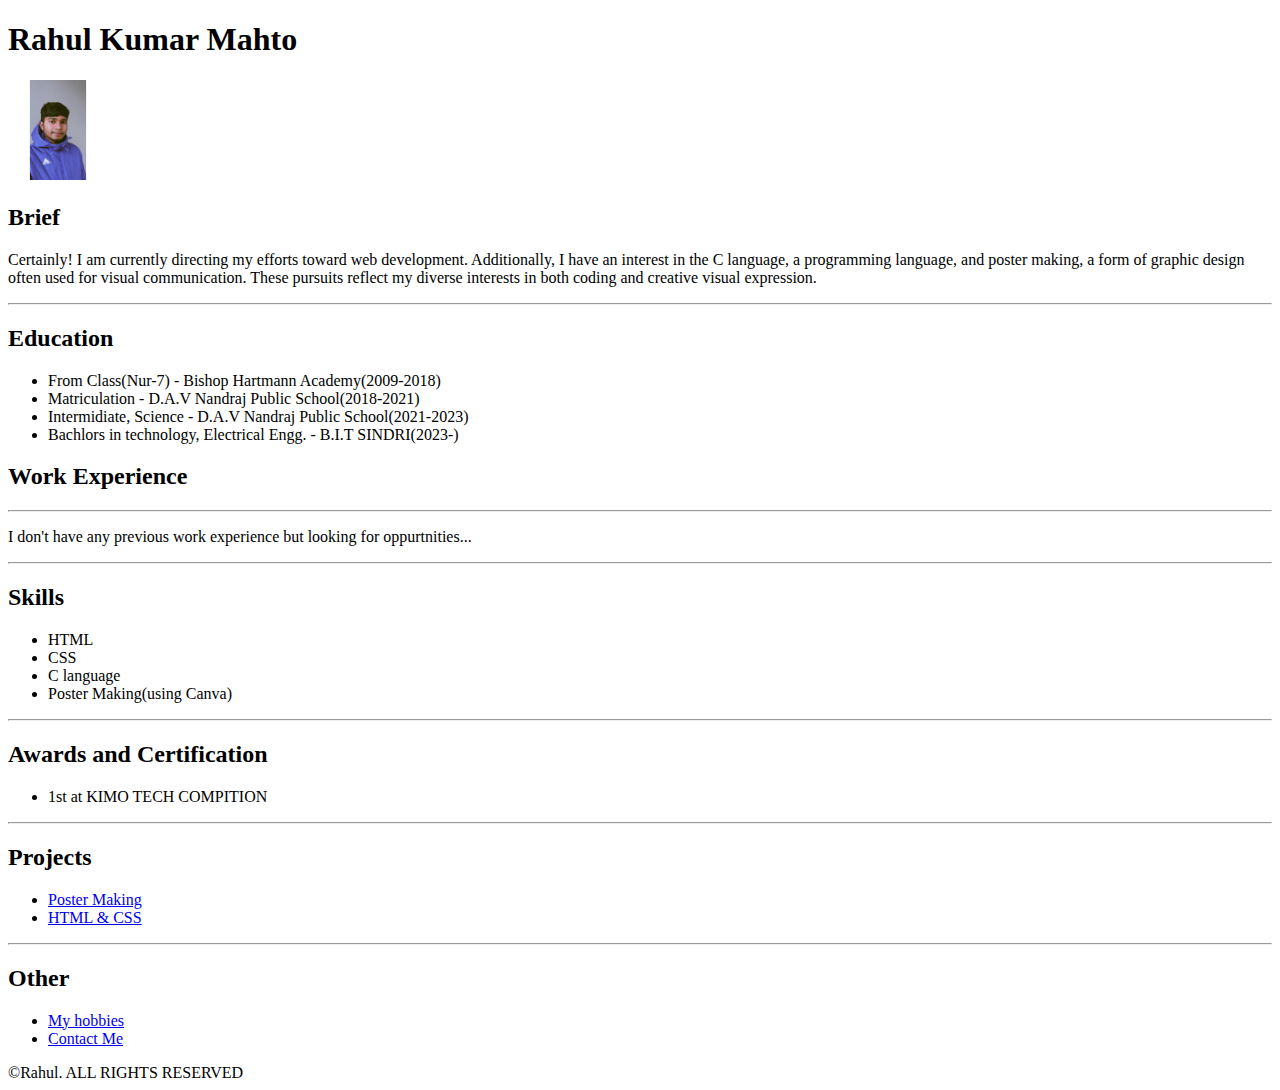
<file: index.html>
<!DOCTYPE html>
<html lang="en">
<head>
    <meta charset="UTF-8">
    <meta name="viewport" content="width=device-width, initial-scale=1.0">
    <title>Document</title>
</head>
<body>
    <h1>Rahul Kumar Mahto</h1>
    <img src="./assets/PicsArt_01-13-06.49.50.jpg" alt="" height="100px" >
    <h2>Brief</h2>
    <p>Certainly! I am currently directing my efforts toward web development. Additionally, I have an interest in the C language, a programming language, and poster making, a form of graphic design often used for visual communication. These pursuits reflect my diverse interests in both coding and creative visual expression.</p>
    <hr>
    <h2>Education</h2>
    <ul>
        <li>From Class(Nur-7) - Bishop Hartmann Academy(2009-2018)</li>
        <li>Matriculation - D.A.V Nandraj Public School(2018-2021)</li>
        <li>Intermidiate, Science - D.A.V Nandraj Public School(2021-2023)</li>
        <li>Bachlors in technology, Electrical Engg. - B.I.T SINDRI(2023-)</li>
    </ul>
    <h2>Work Experience</h2>
    <hr>
    <p>I don't have any previous work experience but looking for oppurtnities...</p>
    <hr>
    <h2>Skills</h2>
    <ul>
        <li>HTML</li>
        <li>CSS</li>
        <li>C language</li>
        <li>Poster Making(using Canva)</li>    
    </ul>
    <hr>
    <h2>Awards and Certification</h2>
    <ul>
        <li>1st at KIMO TECH COMPITION</li>
    </ul>
    <hr>
    <h2>Projects</h2>
    <ul>
        <li><a href="./codes/posters.html">Poster Making</a></li>
        <li><a href="./codes/html&css.html">HTML & CSS</a></li>
    </ul>
    <hr>
    <h2>Other</h2>
    <ul>
        <li><a href="./codes/myhobbies.html">My hobbies</a></li>
        <li><a href="./codes/contactme.html">Contact Me</a></li>
    </ul>
    <footer>©Rahul. ALL RIGHTS RESERVED</footer>

</body>
</html>
</file>
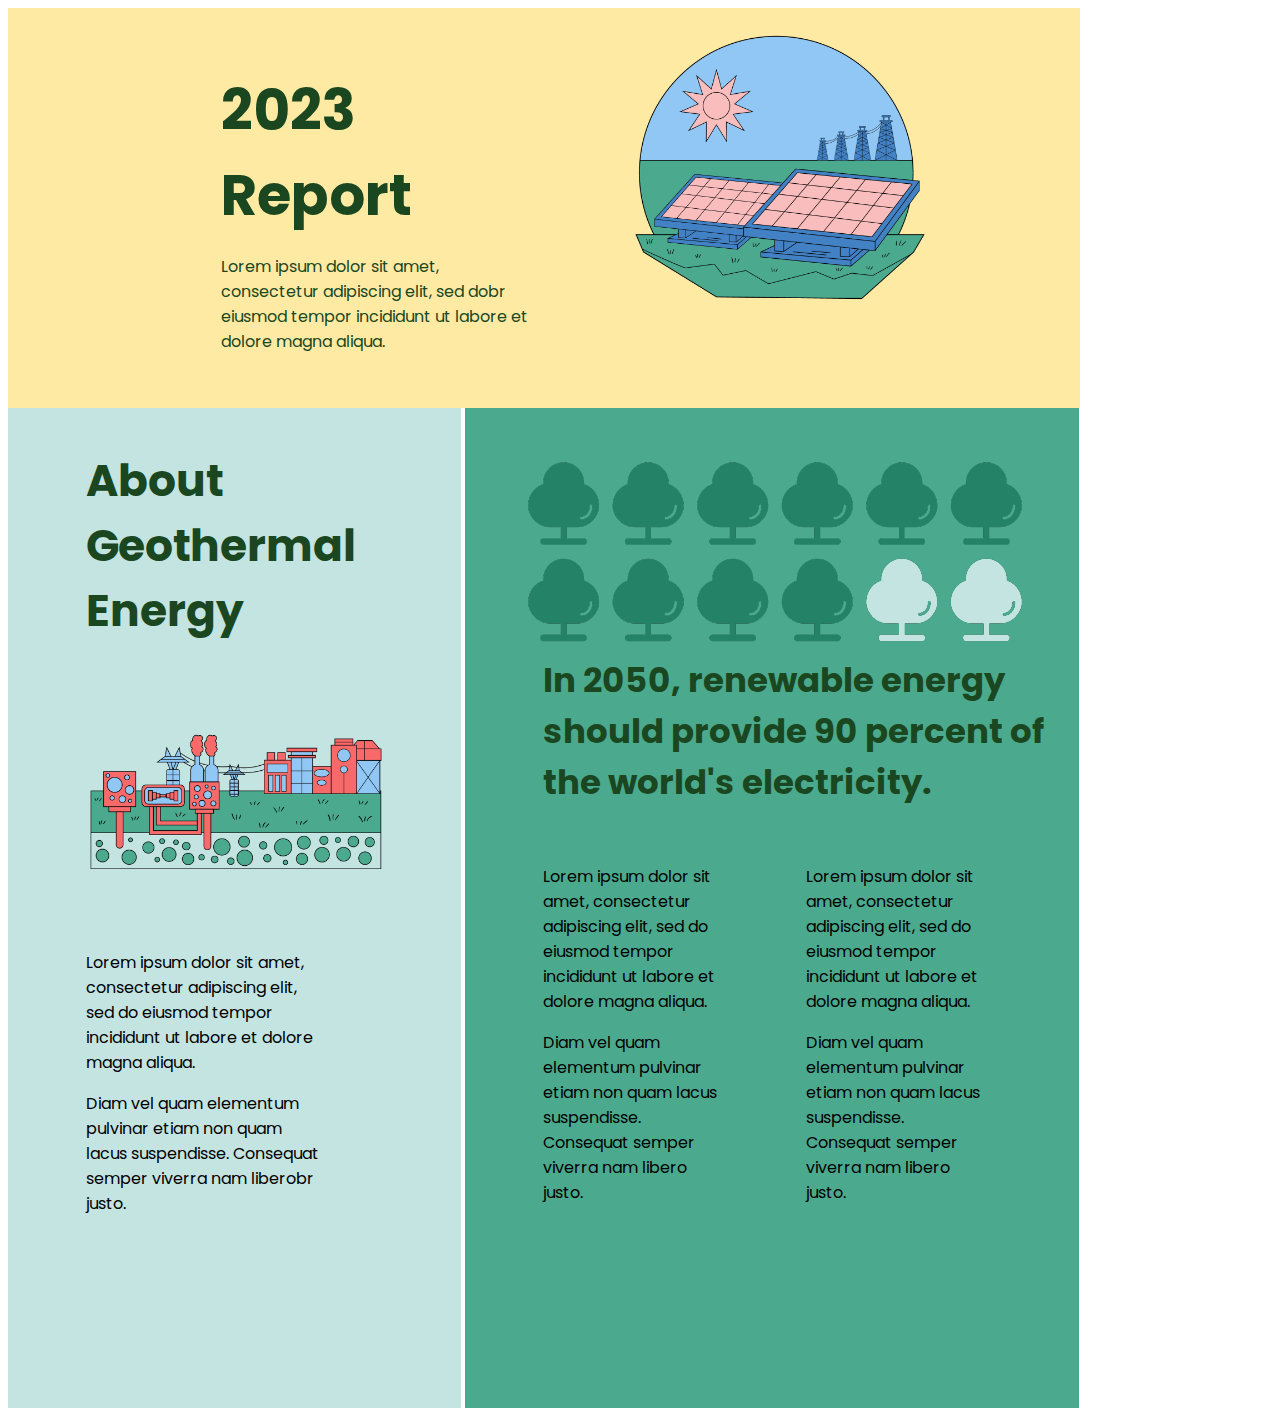
<file: assets/project.html>
<!DOCTYPE html>
<html lang="en">
<head>
    <meta charset="UTF-8">
    <meta name="viewport" content="width=device-width, initial-scale=1.0">
    <title>Document</title>
    <link rel="stylesheet" href="style.css">
    <link rel="preconnect" href="https://fonts.googleapis.com">
<link rel="preconnect" href="https://fonts.gstatic.com" crossorigin>
<link href="https://fonts.googleapis.com/css2?family=Poppins:wght@700&display=swap" rel="stylesheet">
<link rel="preconnect" href="https://fonts.googleapis.com">
<link rel="preconnect" href="https://fonts.gstatic.com" crossorigin>
<link href="https://fonts.googleapis.com/css2?family=Poppins:wght@300;700&display=swap" rel="stylesheet">
</head>
<body>
    
    <div id="ho">
        <img class="vp" src="solar2.png" alt="">
        <div class="ph">
        <h1>2023 <br>Report</h1>
        <p class="goo">Lorem ipsum dolor sit amet,<br> consectetur adipiscing elit, sed dobr <br> eiusmod tempor incididunt ut labore et <br> dolore magna aliqua.</p>   
        </div>   
    </div>
    <div  class="container">

    <div id="bo">
        <h2>About <br>Geothermal <br>Energy</h2>
        <img class="fn" src="power.png" alt="">
        <p class="cu">
            Lorem ipsum dolor sit amet,<br> consectetur adipiscing elit,<br> sed do eiusmod tempor <br> incididunt ut labore et dolore <br> magna aliqua.
        </p>
        <p class="du">
            Diam vel quam elementum <br> pulvinar etiam non quam <br>lacus suspendisse. Consequat <br> semper viverra nam liberobr <br> justo.
        </p>
    </div>
    <div id="hg">
        <img class="vcn" src="tree.png" alt="">
        <h2 class="ene">In 2050, renewable energy should provide 90 percent of the world's electricity.</h2>
        <div class="bong">
            <p>
                Lorem ipsum dolor sit <br> amet, consectetur <br> adipiscing elit, sed do <br> eiusmod tempor <br> incididunt ut labore et <br>dolore magna aliqua.
            </p>
            <p>
                Diam vel quam <br>elementum pulvinar <br>etiam non quam lacus <br>suspendisse. <br>Consequat semper <br>viverra nam libero <br>justo.
            </p>
        </div>
        <div class="tong">
            <p>
                Lorem ipsum dolor sit <br> amet, consectetur <br> adipiscing elit, sed do <br> eiusmod tempor <br> incididunt ut labore et <br>dolore magna aliqua.
            </p>
            <p>
                Diam vel quam <br>elementum pulvinar <br>etiam non quam lacus <br>suspendisse. <br>Consequat semper <br>viverra nam libero <br>justo.
            </p>
        </div>
        
    </div>
    </div>
</body>
</html>
</file>
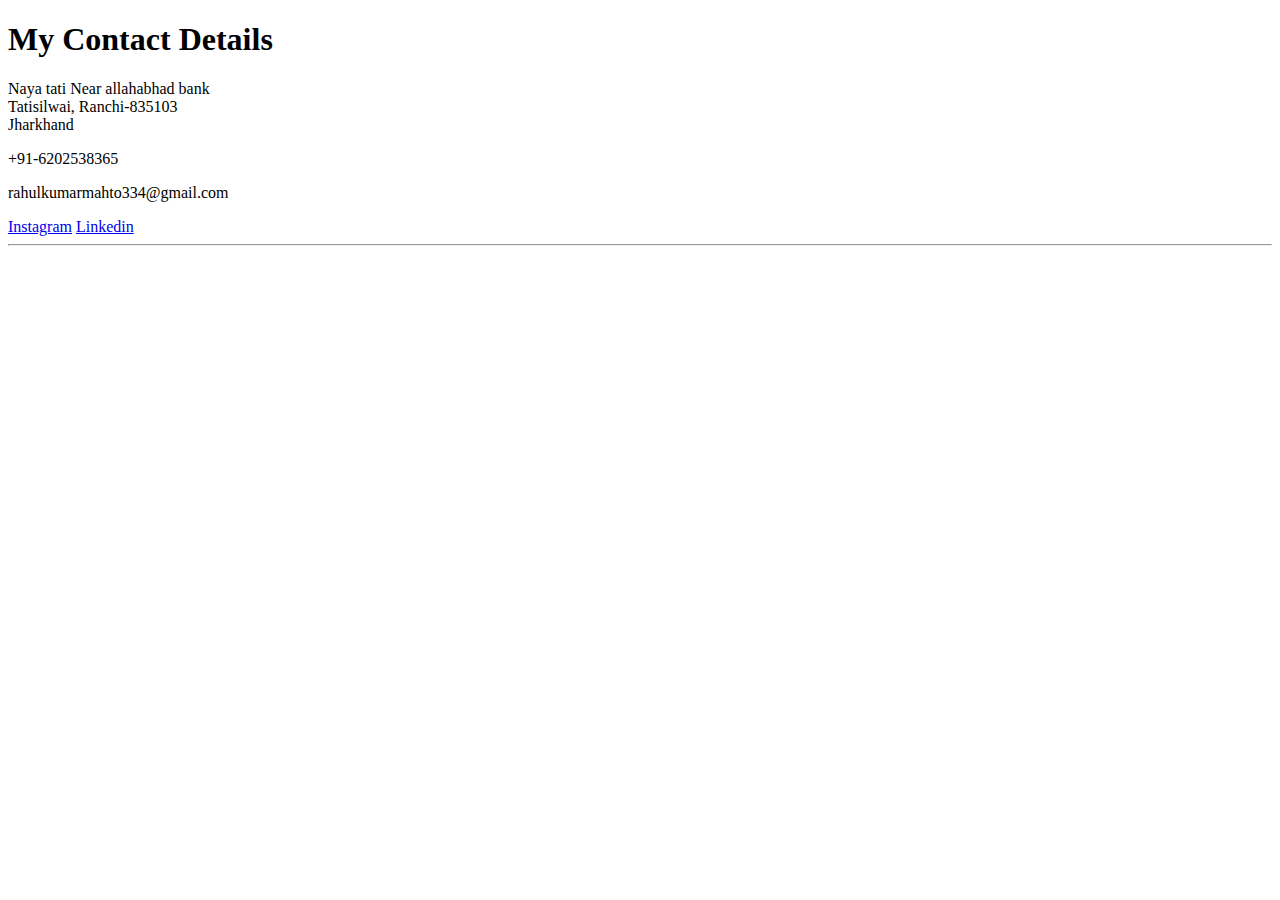
<file: codes/contactme.html>
<!DOCTYPE html>
<html lang="en">
<head>
    <meta charset="UTF-8">
    <meta name="viewport" content="width=device-width, initial-scale=1.0">
    <title>contact me</title>
</head>
<body>
    <h1>My Contact Details</h1>
    <p>Naya tati Near allahabhad bank <br>Tatisilwai, Ranchi-835103 <br> Jharkhand </p>
    <p>+91-6202538365</p>
    <p>rahulkumarmahto334@gmail.com</p>
    <a href="https://www.instagram.com/rizzzhul/">Instagram</a>
    <a href="https://www.linkedin.com/in/rahul-kumar-mahto-4a7650271/">Linkedin</a>

    <hr>
</body>
</html>
</file>
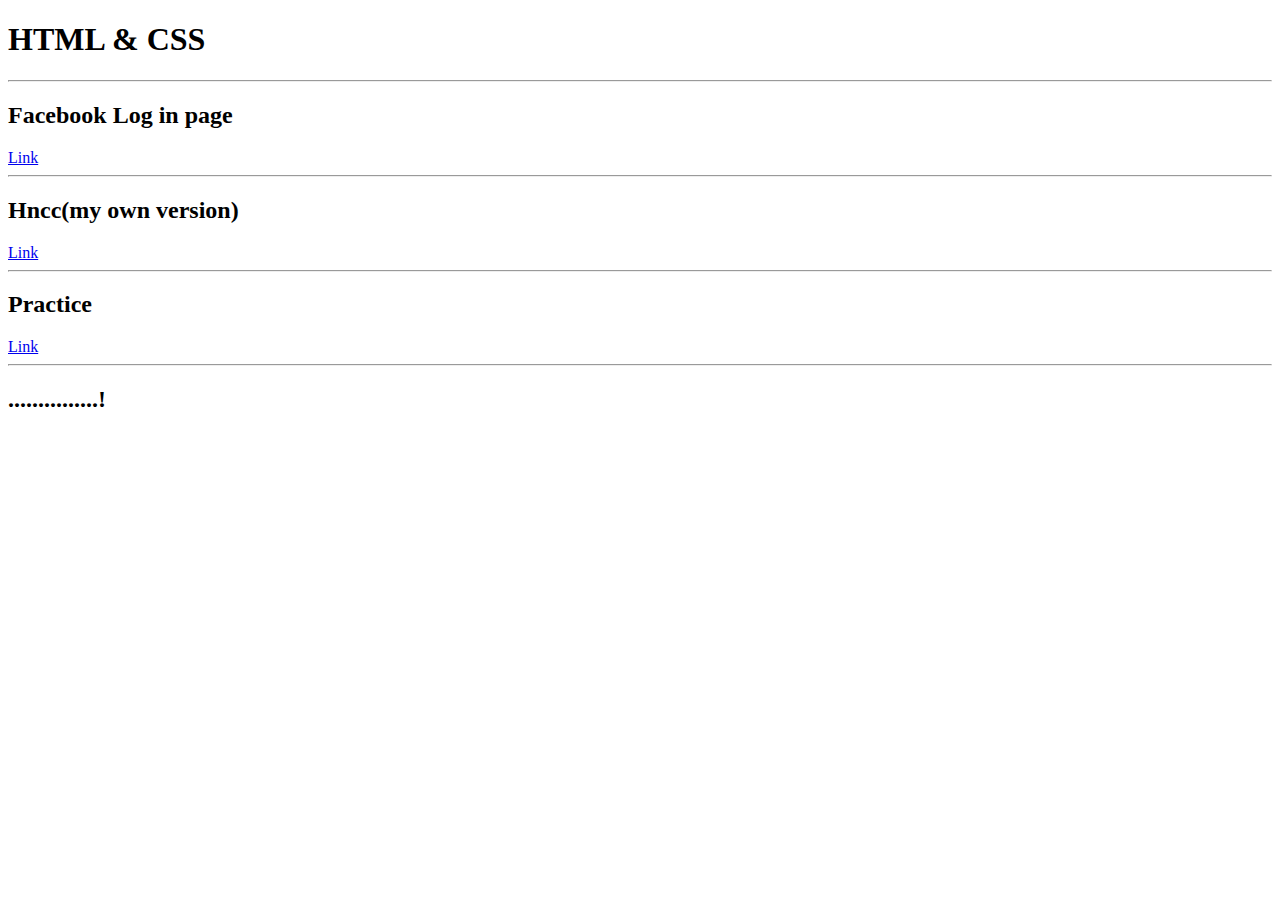
<file: codes/html&css.html>
<!DOCTYPE html>
<html lang="en">
<head>
    <meta charset="UTF-8">
    <meta name="viewport" content="width=device-width, initial-scale=1.0">
    <title>html&css</title>
</head>
<body>
    <h1>HTML & CSS</h1>
    <hr>
    <h2>Facebook Log in page</h2>
    <a href="../assets/facebooklogin.html">Link</a>
    <hr>
    <h2>Hncc(my own version)</h2>
    <a href="../assets/4.html">Link</a>
    <hr>
    <h2>Practice</h2>
    <a href="../assets/project.html">Link</a>
    <hr>
    <h2>...............!</h2>
    
</body>
</html>
</file>
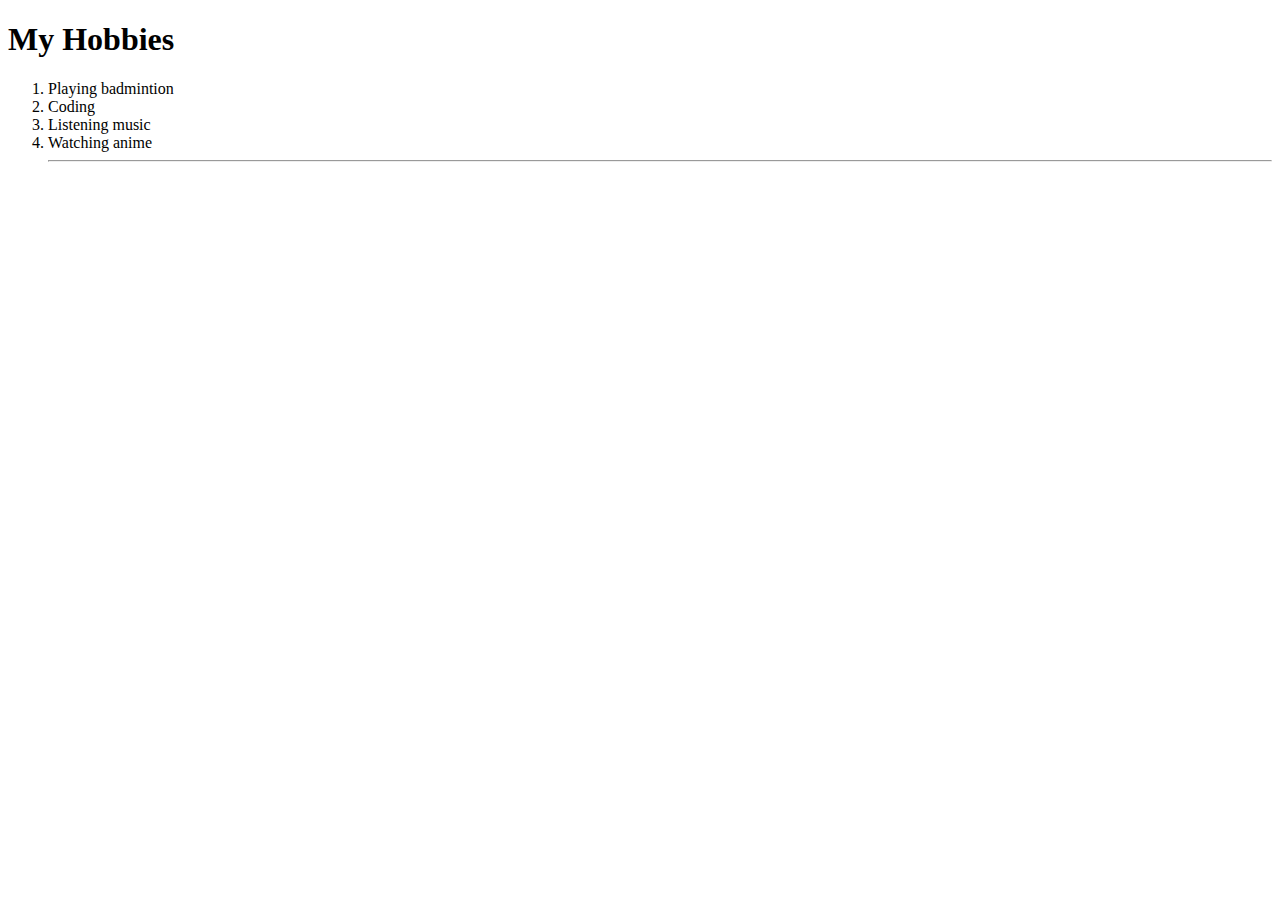
<file: codes/myhobbies.html>
<!DOCTYPE html>
<html lang="en">
<head>
    <meta charset="UTF-8">
    <meta name="viewport" content="width=device-width, initial-scale=1.0">
    <title>My hobbies</title>
</head>
<body>
    <h1>My Hobbies</h1>
    <ol>
        <li>Playing badmintion</li>
        <li>Coding</li>
        <li>Listening music</li>
        <li>Watching anime</li>
        <hr>
    </ol>
</body>
</html>
</file>
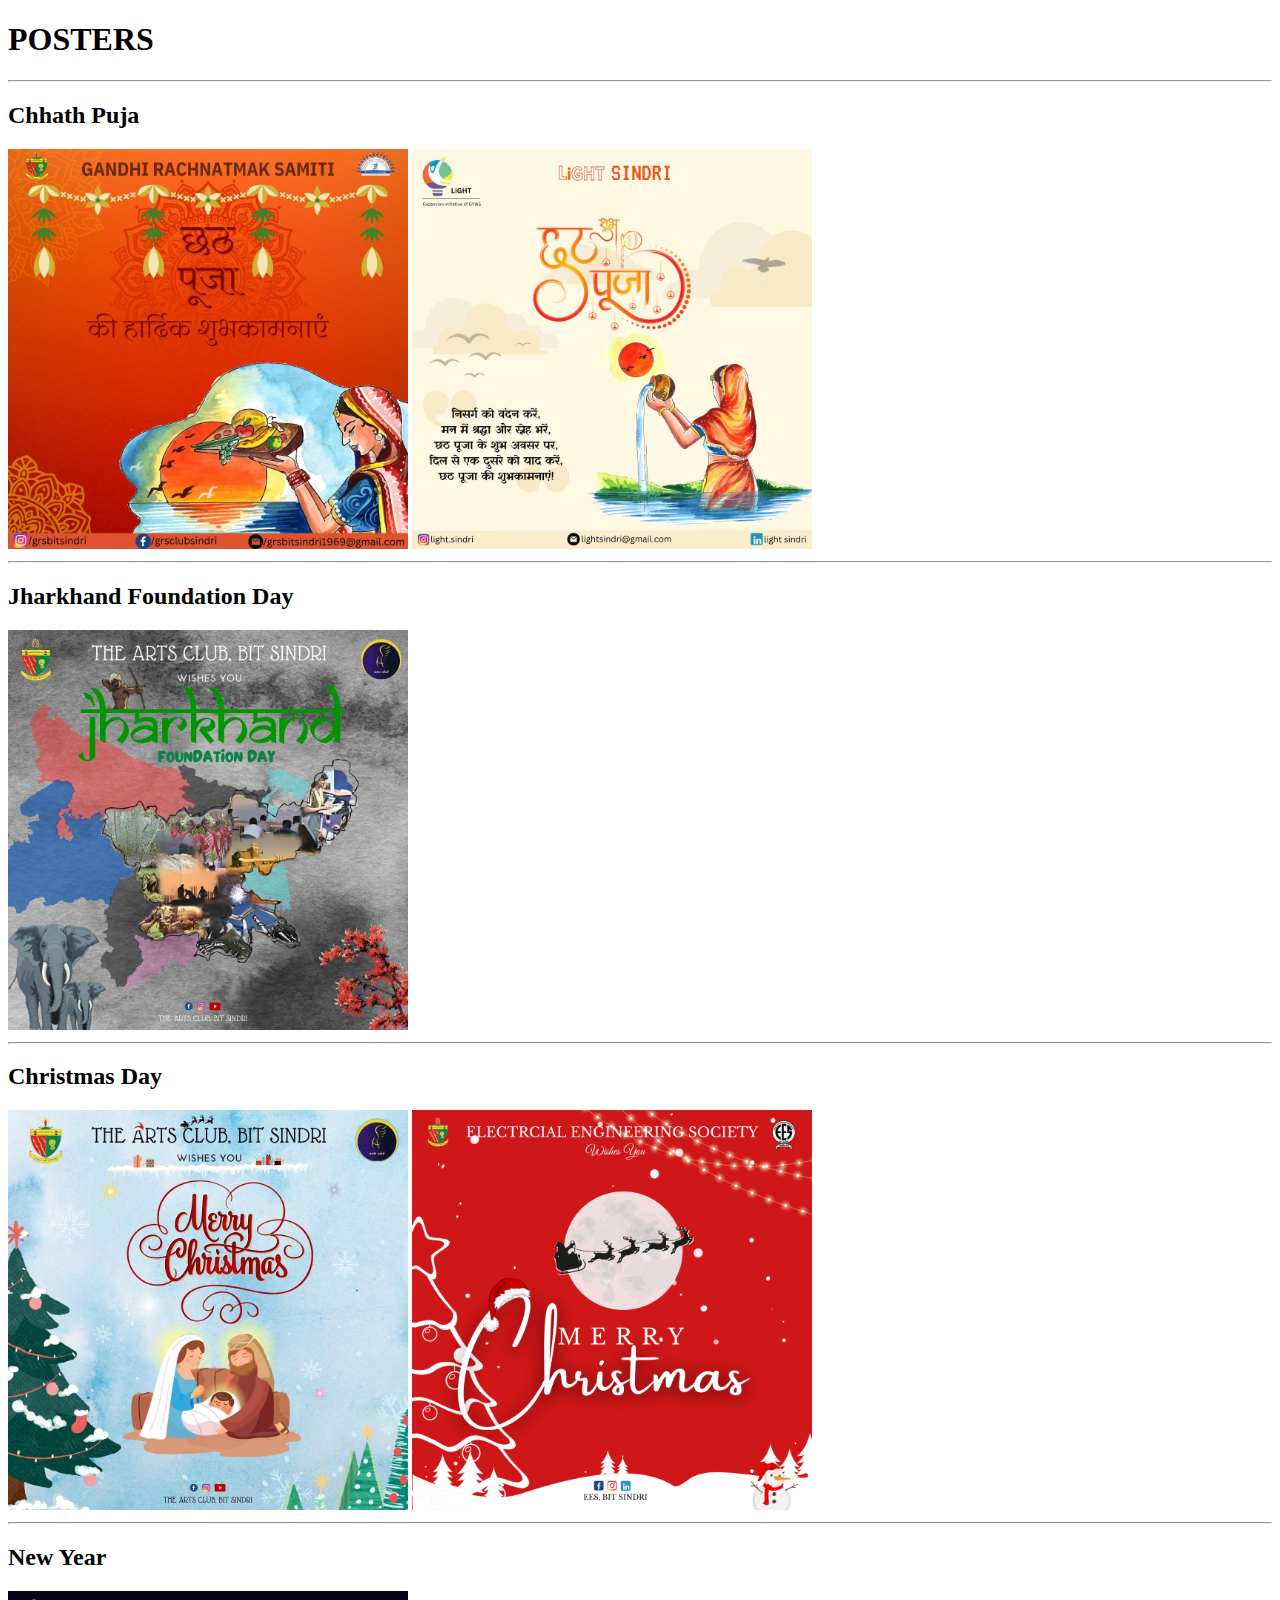
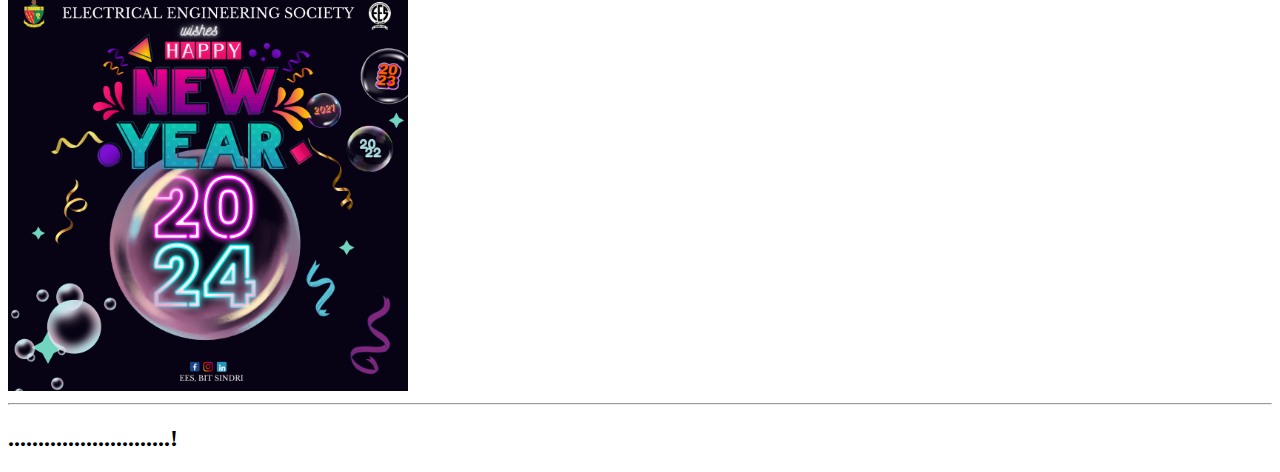
<file: codes/posters.html>
<!DOCTYPE html>
<html lang="en">
<head>
    <meta charset="UTF-8">
    <meta name="viewport" content="width=device-width, initial-scale=1.0">
    <title>posters</title>
</head>
<body>
    <h1>POSTERS</h1>
    <hr>
    <h2>Chhath Puja</h2>
    <img src="../assets/Chhath Puja (2).jpg" alt="" height="400px"> <img src="../assets/chhath puja3.jpg" alt="" height="400px">
    <hr>
    <h2>Jharkhand Foundation Day</h2>
    <img src="../assets/JHARKHAND6.jpg" alt="" height="400px">
    <hr>
    <h2>Christmas Day</h2>
    <img src="../assets/christmas blue.jpg" alt="" height="400px">
    <img src="../assets/Christmas copy.png" alt="" height="400px">
    <hr>
    <h2>New Year</h2>
    <img src="../assets/newyear2.png" alt="" height="400px">
    <hr>
    <h2>...........................!</h2>
</body>
</html>
</file>
<file: assets/style.css>
*{
    font-family: 'Poppins', sans-serif;
    /* font-size: 56px; */
}
h1{
    font-size: 56px;
    margin: 0px;
    padding-top: 60px;
    padding-left: 213px;
}
.goo{
    padding-left: 213px;
}
#ho{
    background-color: #FFEAA4;
    color: #1A471F;
    height: 400px;
    width: 1072px;
}
.vp{
    height: 300px;
    float: right;
    object-fit: cover;
    padding-top: 13px;
    /* padding-left: 180px; */
    padding-right: 150px;
}
h2{
    font-size: 44px;
    margin: 0px;
    color: #1A471F;
    padding-top: 40px;
    padding-left: 78px;
}
#bo{
    background-color: #C4E4E2;
    height: 1000px;
    width: 453px;
    display: inline-block;
    vertical-align: top;
}
.fn{
    padding-left: 78px;
    height: 300px;
}
.cu{
    margin: 0px;
    padding-left: 78px;

}
.du{
    padding-left: 78px;
}
#hg{
    background-color: #4BAA8E;
    height: 1000px;
    width: 614px;
    display: inline-block;
    vertical-align: top;
}
.container{
    white-space: inherit;
}
.ene{
    padding-top: 0px;
    font-size: 34px;
}
.vcn{
    padding-top: 40px;
    padding-left: 60px;
}
.bong{
    padding-left: 78px;
    display: inline-block;
    padding-top: 40px;
}
.tong{
    display: inline-block;
    padding-left: 85px;
}
</file>
